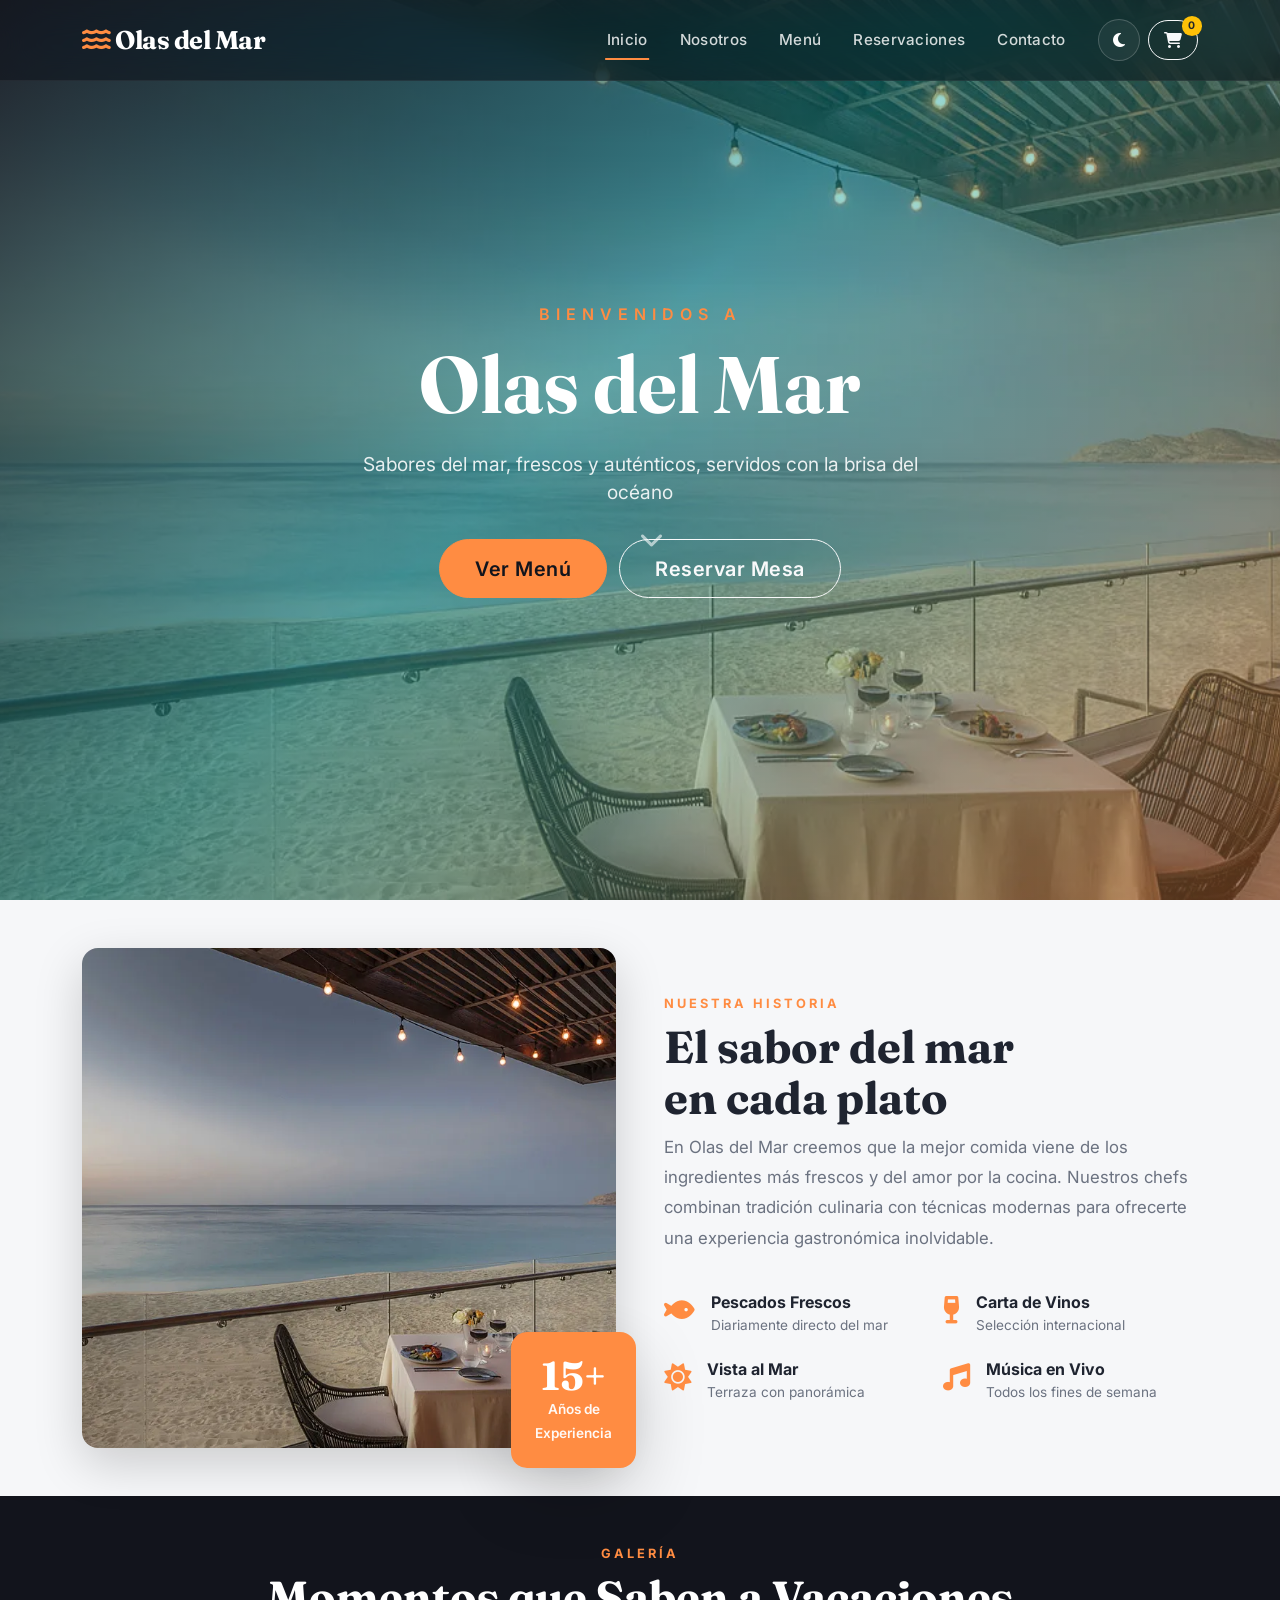
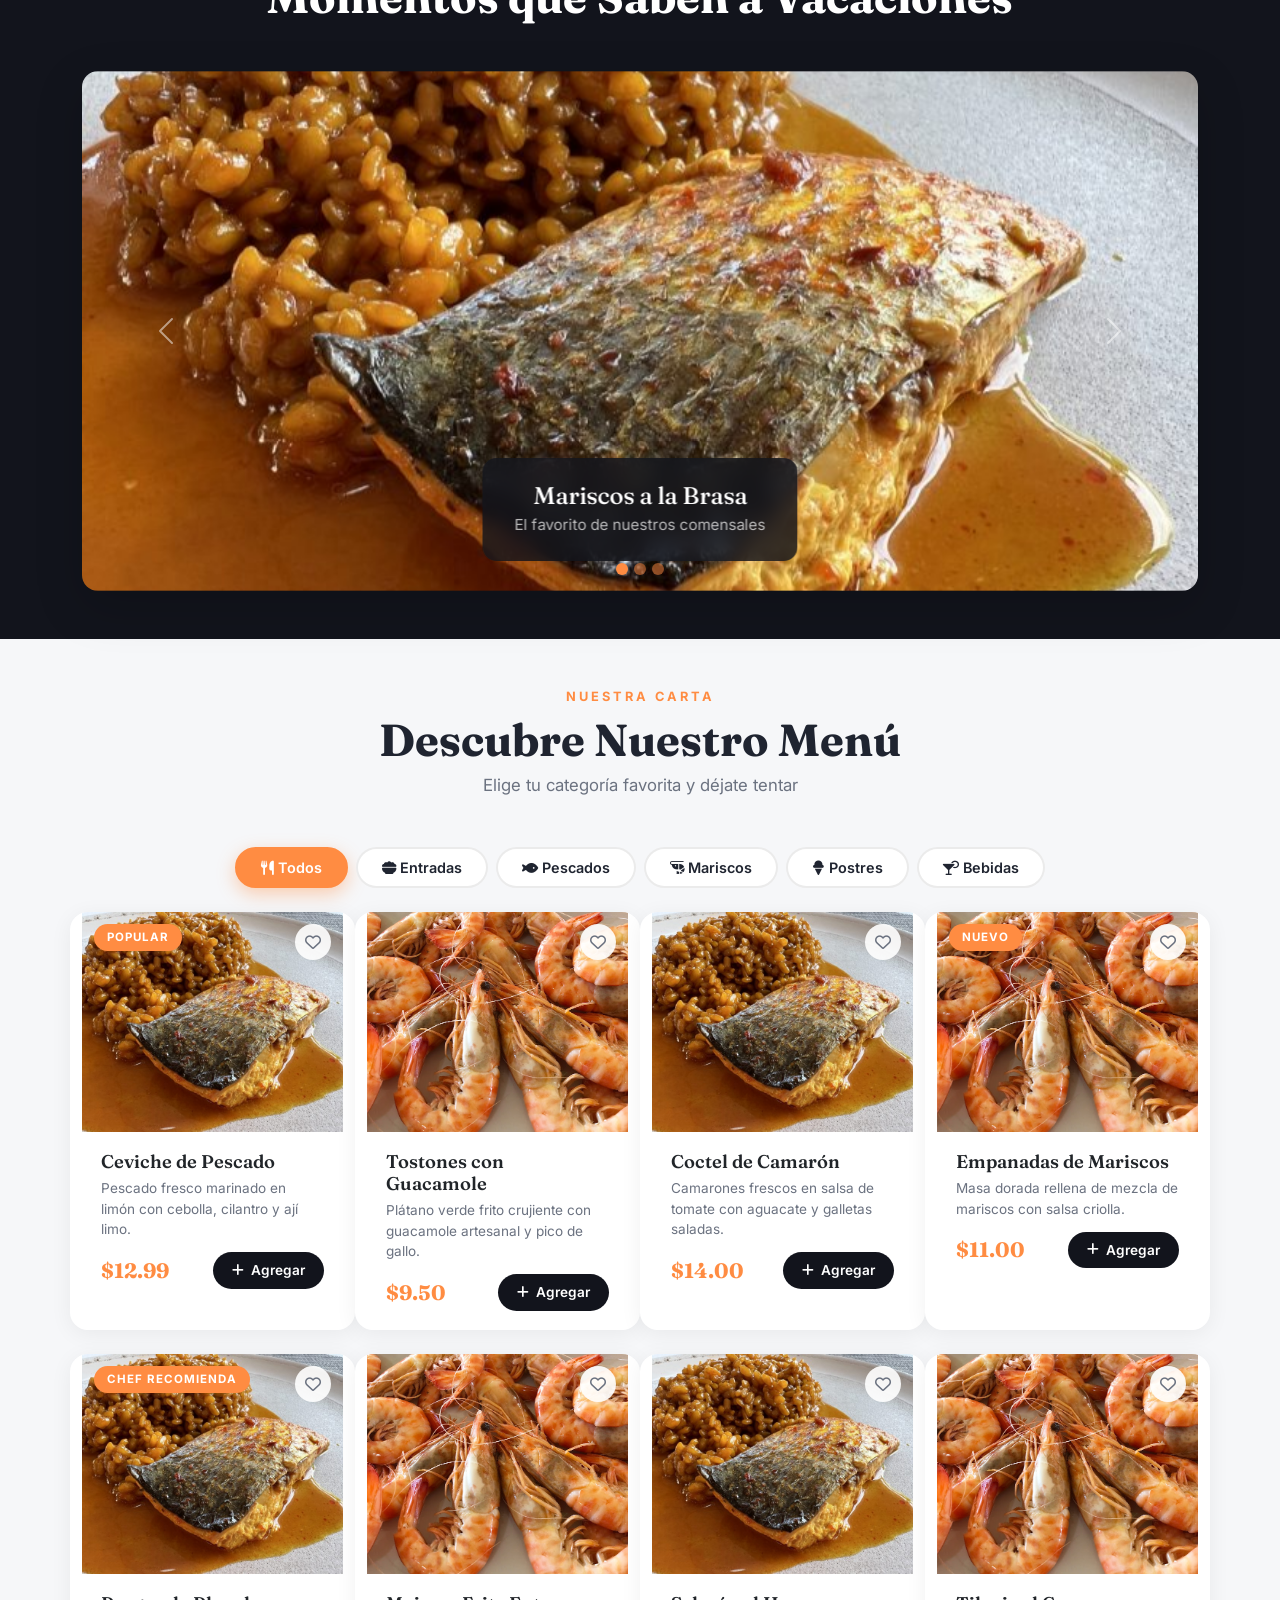
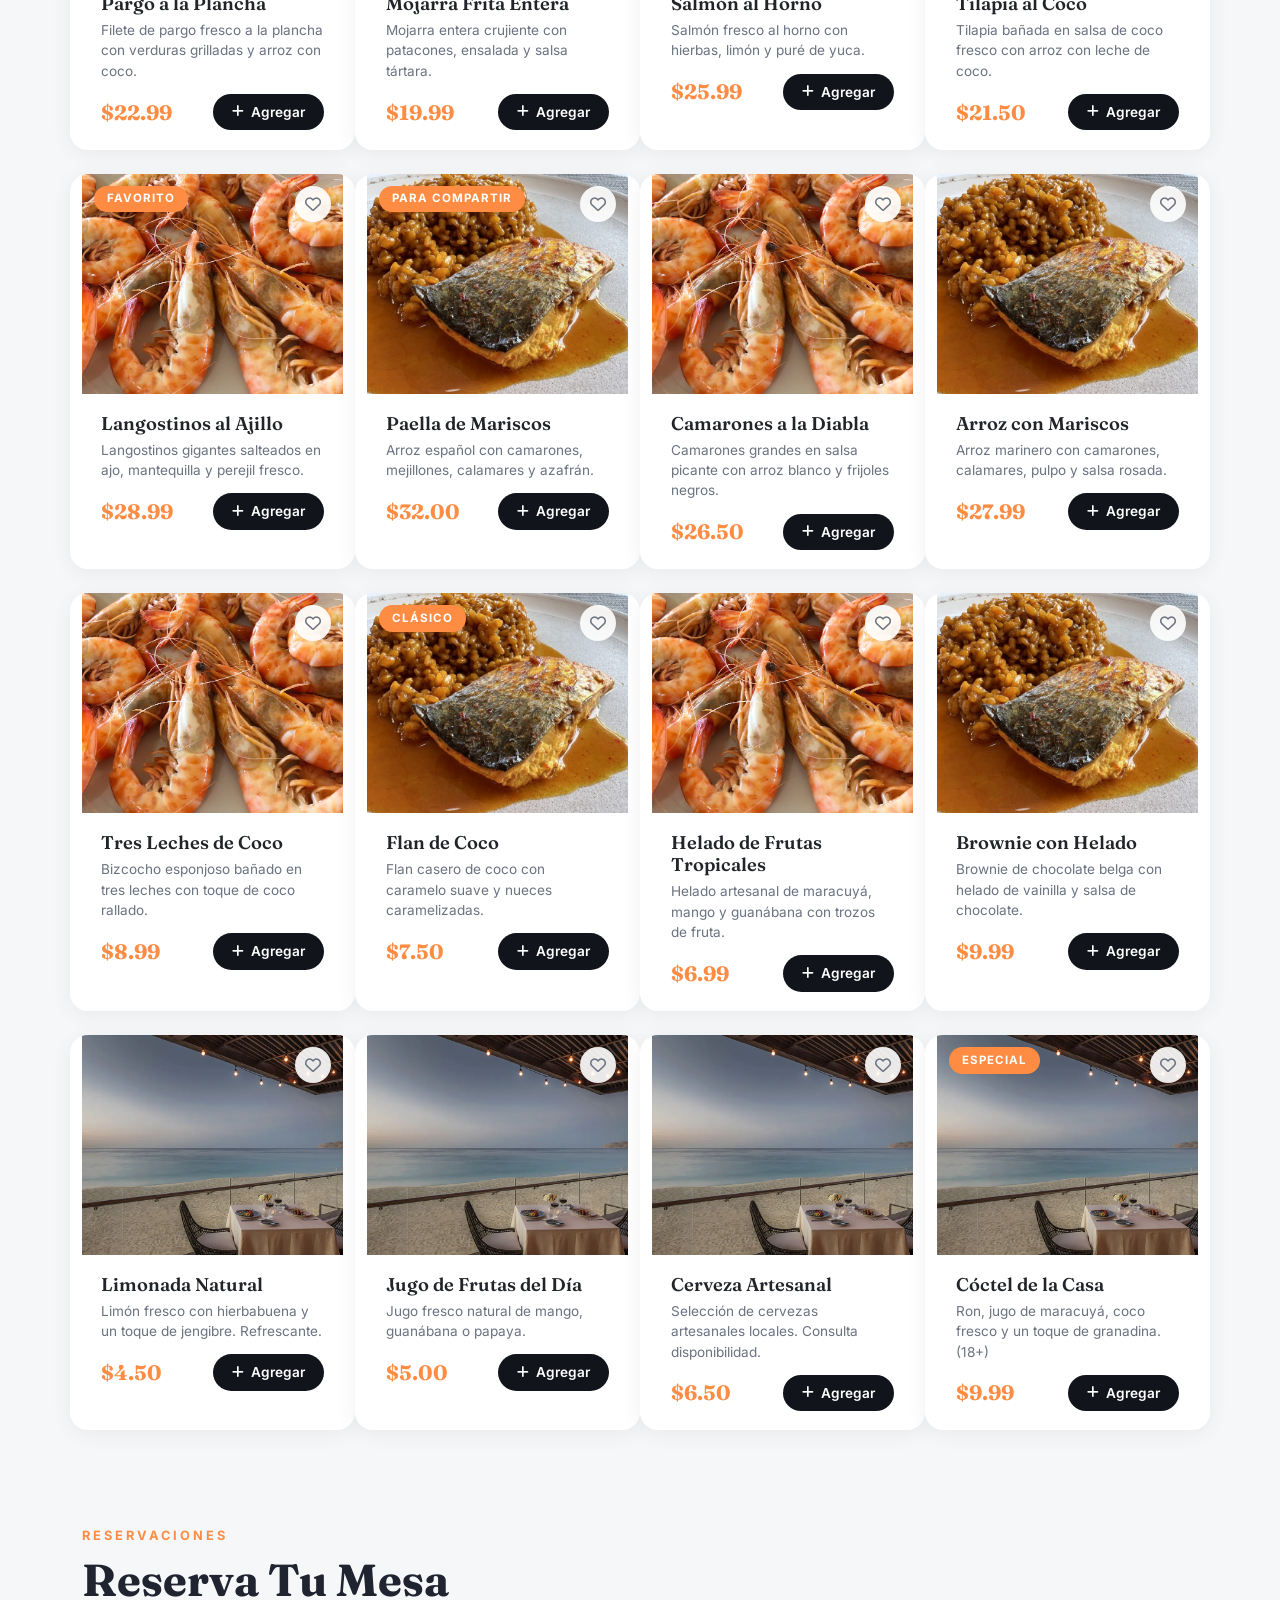
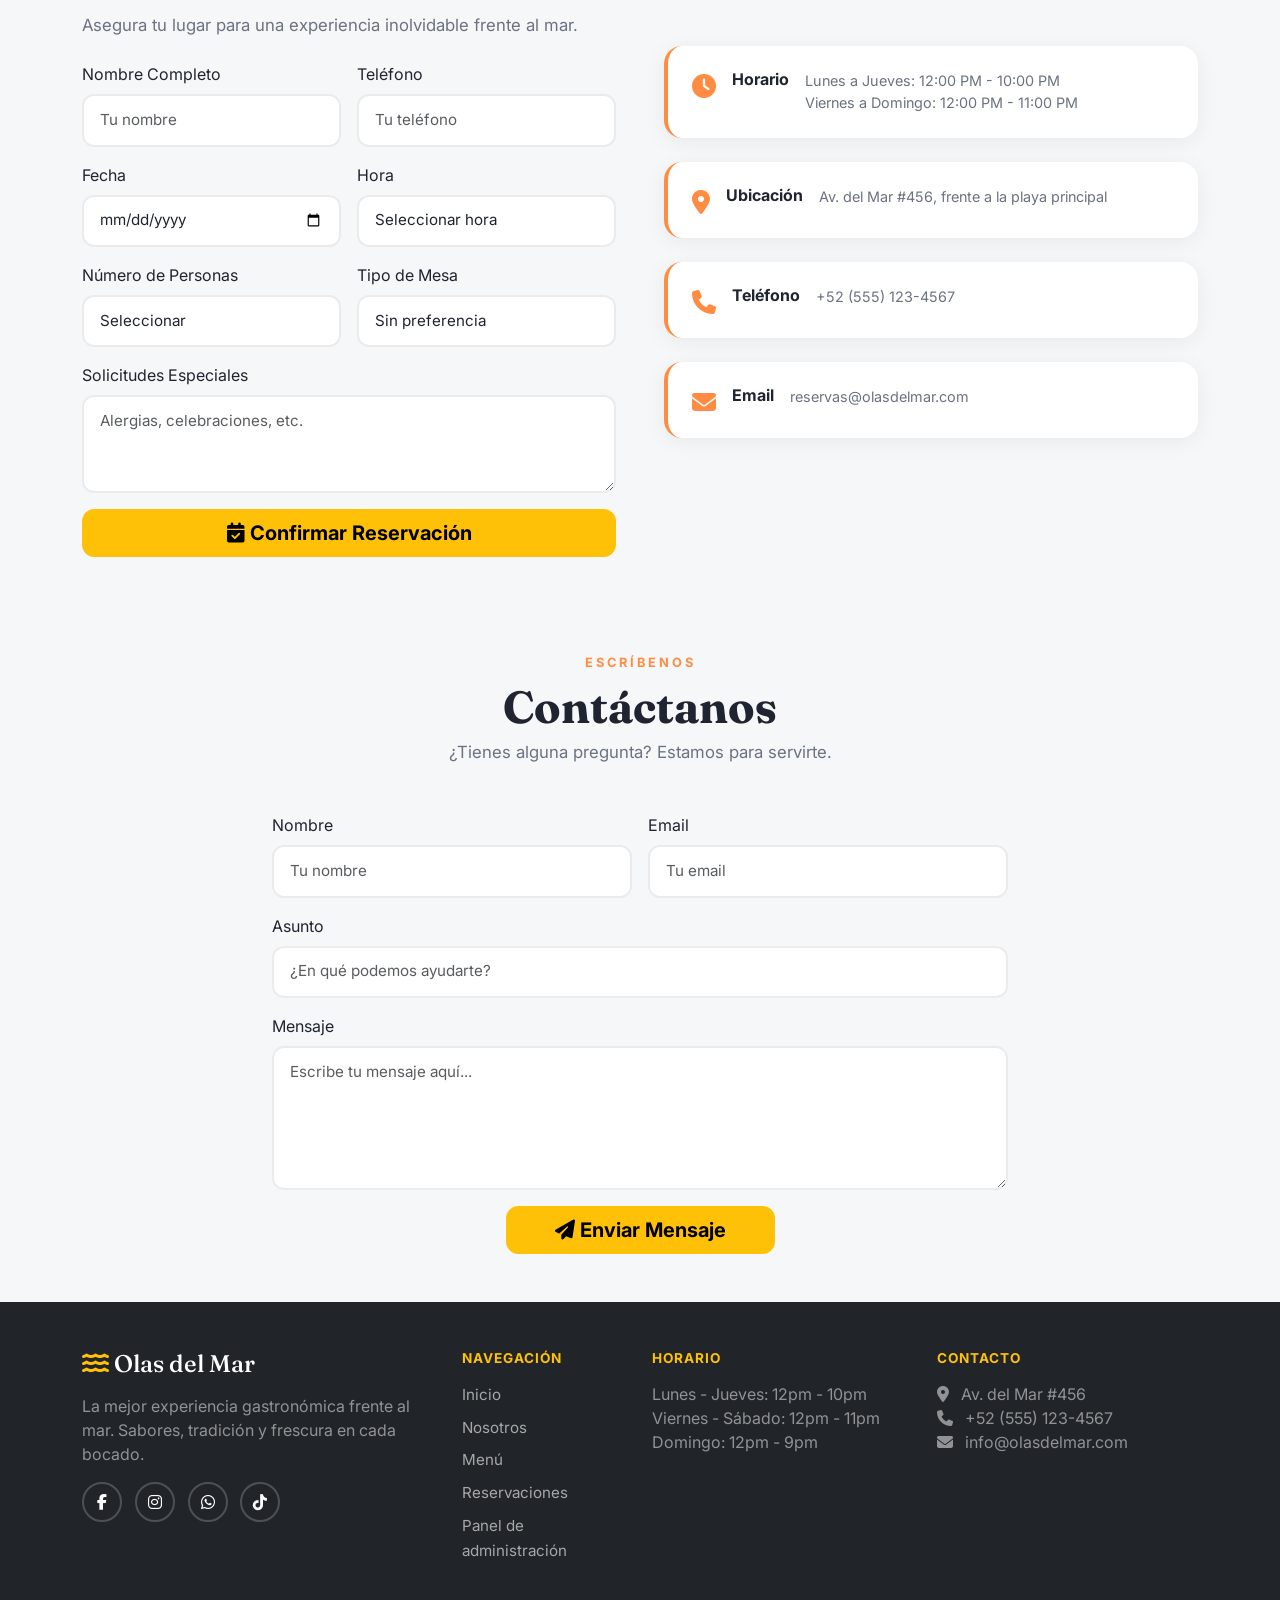
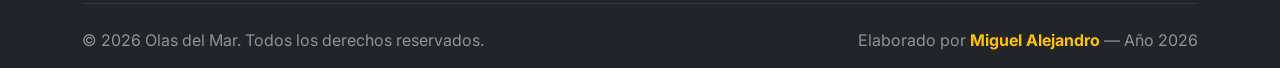
<file: index.html>
<!DOCTYPE html>
<html lang="es" data-bs-theme="light" id="htmlRoot">
<head>
    <meta charset="UTF-8">
    <meta name="viewport" content="width=device-width, initial-scale=1.0">
    <meta name="description" content="Olas del Mar - Restaurante frente al mar con sabores frescos del océano. Mariscos, pescados y coctelería en un ambiente moderno.">
    <title>Olas del Mar · Restaurante Frente al Océano</title>

    <!-- Preconnect para rendimiento -->
    <link rel="preconnect" href="https://fonts.googleapis.com">
    <link rel="preconnect" href="https://fonts.gstatic.com" crossorigin>

    <!-- Bootstrap 5.3 -->
    <link href="https://cdn.jsdelivr.net/npm/bootstrap@5.3.3/dist/css/bootstrap.min.css" rel="stylesheet">
    <!-- Font Awesome -->
    <link rel="stylesheet" href="https://cdnjs.cloudflare.com/ajax/libs/font-awesome/6.5.2/css/all.min.css">
    <!-- AOS Animaciones -->
    <link href="https://cdn.jsdelivr.net/npm/aos@2.3.4/dist/aos.css" rel="stylesheet">
    <!-- Tipografías modernas 2026 -->
    <link href="https://fonts.googleapis.com/css2?family=Fraunces:opsz,wght@9..144,400;600;700&family=Inter:wght@300;400;500;600;700&display=swap" rel="stylesheet">
    <link rel="stylesheet" href="styles.css">
</head>
<body>

<!-- Navbar -->
<nav class="navbar navbar-expand-lg fixed-top" id="mainNav">
    <div class="container">
        <a class="navbar-brand" href="#hero">
            <i class="fa-solid fa-water"></i> Olas del Mar
        </a>
        <button class="navbar-toggler" type="button" data-bs-toggle="collapse" data-bs-target="#navbarNav" aria-controls="navbarNav" aria-expanded="false" aria-label="Menú de navegación">
            <span class="navbar-toggler-icon"></span>
        </button>
        <div class="collapse navbar-collapse" id="navbarNav">
            <ul class="navbar-nav ms-auto align-items-lg-center">
                <li class="nav-item"><a class="nav-link" href="#hero">Inicio</a></li>
                <li class="nav-item"><a class="nav-link" href="#about">Nosotros</a></li>
                <li class="nav-item"><a class="nav-link" href="#menu">Menú</a></li>
                <li class="nav-item"><a class="nav-link" href="#reservations">Reservaciones</a></li>
                <li class="nav-item"><a class="nav-link" href="#contact">Contacto</a></li>
            </ul>
            <div class="d-flex align-items-center gap-2 ms-lg-3">
                <button class="btn theme-toggle" id="themeToggle" type="button" title="Cambiar tema" aria-label="Cambiar tema">
                    <i class="fa-solid fa-moon"></i>
                </button>
                <button class="btn btn-outline-light cart-btn" id="openCartBtn" type="button">
                    <i class="fa-solid fa-cart-shopping"></i>
                    <span class="badge bg-warning text-dark" id="cartCount">0</span>
                </button>
            </div>
        </div>
    </div>
</nav>

<!-- Hero Section -->
<section id="hero" class="hero-section d-flex align-items-center">
    <div class="hero-overlay"></div>
    <div class="container position-relative text-center text-white">
        <p class="hero-subtitle" data-aos="fade-down">Bienvenidos a</p>
        <h1 class="hero-title" data-aos="fade-up" data-aos-delay="100">Olas del Mar</h1>
        <p class="hero-description" data-aos="fade-up" data-aos-delay="200">Sabores del mar, frescos y auténticos, servidos con la brisa del océano</p>
        <div class="hero-buttons" data-aos="fade-up" data-aos-delay="300">
            <a href="#menu" class="btn btn-warning btn-lg me-2">Ver Menú</a>
            <a href="#reservations" class="btn btn-outline-light btn-lg">Reservar Mesa</a>
        </div>
        <div class="hero-scroll" data-aos="fade-up" data-aos-delay="500">
            <a href="#about"><i class="fa-solid fa-chevron-down"></i></a>
        </div>
    </div>
</section>

<!-- About Section -->
<section id="about" class="py-5 section-reveal">
    <div class="container">
        <div class="row align-items-center g-5">
            <div class="col-lg-6" data-aos="fade-right">
                <div class="about-image-wrapper">
                    <img src="restaurantes-de-playa-2.jpeg" alt="Nuestro restaurante" class="img-fluid rounded-4 shadow-lg">
                    <div class="experience-badge">
                        <span class="number">15+</span>
                        <span class="text">Años de<br>Experiencia</span>
                    </div>
                </div>
            </div>
            <div class="col-lg-6" data-aos="fade-left">
                <p class="section-tag">Nuestra Historia</p>
                <h2 class="section-title">El sabor del mar<br>en cada plato</h2>
                <p class="about-text">En Olas del Mar creemos que la mejor comida viene de los ingredientes más frescos y del amor por la cocina. Nuestros chefs combinan tradición culinaria con técnicas modernas para ofrecerte una experiencia gastronómica inolvidable.</p>
                <div class="row g-4 mt-3">
                    <div class="col-sm-6">
                        <div class="feature-item">
                            <i class="fa-solid fa-fish"></i>
                            <div>
                                <h5>Pescados Frescos</h5>
                                <p>Diariamente directo del mar</p>
                            </div>
                        </div>
                    </div>
                    <div class="col-sm-6">
                        <div class="feature-item">
                            <i class="fa-solid fa-wine-glass"></i>
                            <div>
                                <h5>Carta de Vinos</h5>
                                <p>Selección internacional</p>
                            </div>
                        </div>
                    </div>
                    <div class="col-sm-6">
                        <div class="feature-item">
                            <i class="fa-solid fa-sun"></i>
                            <div>
                                <h5>Vista al Mar</h5>
                                <p>Terraza con panorámica</p>
                            </div>
                        </div>
                    </div>
                    <div class="col-sm-6">
                        <div class="feature-item">
                            <i class="fa-solid fa-music"></i>
                            <div>
                                <h5>Música en Vivo</h5>
                                <p>Todos los fines de semana</p>
                            </div>
                        </div>
                    </div>
                </div>
            </div>
        </div>
    </div>
</section>

<!-- Carousel / Galería -->
<section class="py-5" id="gallery">
    <div class="container">
        <div class="text-center mb-5" data-aos="fade-up">
            <p class="section-tag-light">Galería</p>
            <h2 class="section-title-light">Momentos que Saben a Vacaciones</h2>
        </div>
        <div id="galleryCarousel" class="carousel slide" data-aos="zoom-in" data-bs-ride="carousel">
            <div class="carousel-indicators">
                <button type="button" data-bs-target="#galleryCarousel" data-bs-slide-to="0" class="active"></button>
                <button type="button" data-bs-target="#galleryCarousel" data-bs-slide-to="1"></button>
                <button type="button" data-bs-target="#galleryCarousel" data-bs-slide-to="2"></button>
            </div>
            <div class="carousel-inner rounded-4 overflow-hidden shadow-lg">
                <div class="carousel-item active">
                    <img src="el-mosqui-murcia-768x576.jpeg" class="d-block w-100" alt="Plato destacado 1">
                    <div class="carousel-caption">
                        <h3>Mariscos a la Brasa</h3>
                        <p>El favorito de nuestros comensales</p>
                    </div>
                </div>
                <div class="carousel-item">
                    <img src="langostinos-casa-bigote.jpg" class="d-block w-100" alt="Plato destacado 2">
                    <div class="carousel-caption">
                        <h3>Langostinos al Ajillo</h3>
                        <p>Frescos del día, aroma inigualable</p>
                    </div>
                </div>
                <div class="carousel-item">
                    <img src="restaurantes-de-playa-2.jpeg" class="d-block w-100" alt="Plato destacado 3">
                    <div class="carousel-caption">
                        <h3>Nuestra Terraza</h3>
                        <p>Disfruta del atardecer con buen sabor</p>
                    </div>
                </div>
            </div>
            <button class="carousel-control-prev" type="button" data-bs-target="#galleryCarousel" data-bs-slide="prev">
                <span class="carousel-control-prev-icon"></span>
            </button>
            <button class="carousel-control-next" type="button" data-bs-target="#galleryCarousel" data-bs-slide="next">
                <span class="carousel-control-next-icon"></span>
            </button>
        </div>
    </div>
</section>

<!-- Menu Section -->
<section id="menu" class="py-5 section-reveal">
    <div class="container">
        <div class="text-center mb-5" data-aos="fade-up">
            <p class="section-tag">Nuestra Carta</p>
            <h2 class="section-title">Descubre Nuestro Menú</h2>
            <p class="section-subtitle">Elige tu categoría favorita y déjate tentar</p>
        </div>

        <!-- Menu Filter Tabs -->
        <div class="menu-filters text-center mb-4" data-aos="fade-up">
            <button class="btn filter-btn active" data-filter="all"><i class="fa-solid fa-utensils"></i> Todos</button>
            <button class="btn filter-btn" data-filter="entradas"><i class="fa-solid fa-bowl-food"></i> Entradas</button>
            <button class="btn filter-btn" data-filter="pescados"><i class="fa-solid fa-fish"></i> Pescados</button>
            <button class="btn filter-btn" data-filter="mariscos"><i class="fa-solid fa-shrimp"></i> Mariscos</button>
            <button class="btn filter-btn" data-filter="postres"><i class="fa-solid fa-ice-cream"></i> Postres</button>
            <button class="btn filter-btn" data-filter="bebidas"><i class="fa-solid fa-martini-glass-citrus"></i> Bebidas</button>
        </div>

        <!-- Menu Grid -->
        <div class="row g-4" id="menuGrid">
            <!-- Se llena dinámicamente con JS -->
        </div>

        <!-- Carrito flotante resumen -->
        <div class="cart-summary mt-5" id="cartSummary" style="display:none;">
            <div class="card border-0 shadow-lg">
                <div class="card-header bg-warning text-dark">
                    <h5 class="mb-0"><i class="fa-solid fa-cart-shopping"></i> Tu Pedido</h5>
                </div>
                <div class="card-body">
                    <ul class="list-group list-group-flush" id="cartItems"></ul>
                    <div class="d-flex justify-content-between align-items-center mt-3 pt-3 border-top">
                        <h5 class="mb-0">Total:</h5>
                        <h4 class="text-warning mb-0">$<span id="cartTotal">0.00</span></h4>
                    </div>
                </div>
                <div class="card-footer bg-white border-0 d-flex gap-2">
                    <button class="btn btn-outline-danger flex-fill" id="clearCartBtn"><i class="fa-solid fa-trash"></i> Vaciar</button>
                    <button class="btn btn-warning flex-fill" id="checkoutBtn"><i class="fa-solid fa-check"></i> Confirmar Pedido</button>
                </div>
            </div>
        </div>
    </div>
</section>

<!-- Reservations Section -->
<section id="reservations" class="py-5 reservation-section section-reveal">
    <div class="container">
        <div class="row align-items-center g-5">
            <div class="col-lg-6" data-aos="fade-right">
                <p class="section-tag">Reservaciones</p>
                <h2 class="section-title">Reserva Tu Mesa</h2>
                <p class="section-subtitle mb-4">Asegura tu lugar para una experiencia inolvidable frente al mar.</p>
                <form id="reservationForm" class="reservation-form">
                    <div class="row g-3">
                        <div class="col-md-6">
                            <label class="form-label">Nombre Completo</label>
                            <input type="text" class="form-control" id="resName" placeholder="Tu nombre" required>
                        </div>
                        <div class="col-md-6">
                            <label class="form-label">Teléfono</label>
                            <input type="tel" class="form-control" id="resPhone" placeholder="Tu teléfono" required>
                        </div>
                        <div class="col-md-6">
                            <label class="form-label">Fecha</label>
                            <input type="date" class="form-control" id="resDate" required>
                        </div>
                        <div class="col-md-6">
                            <label class="form-label">Hora</label>
                            <select class="form-select" id="resTime" required>
                                <option value="">Seleccionar hora</option>
                                <option>12:00 PM</option>
                                <option>12:30 PM</option>
                                <option>1:00 PM</option>
                                <option>1:30 PM</option>
                                <option>2:00 PM</option>
                                <option>2:30 PM</option>
                                <option>6:00 PM</option>
                                <option>6:30 PM</option>
                                <option>7:00 PM</option>
                                <option>7:30 PM</option>
                                <option>8:00 PM</option>
                                <option>8:30 PM</option>
                                <option>9:00 PM</option>
                            </select>
                        </div>
                        <div class="col-md-6">
                            <label class="form-label">Número de Personas</label>
                            <select class="form-select" id="resGuests" required>
                                <option value="">Seleccionar</option>
                                <option>1 persona</option>
                                <option>2 personas</option>
                                <option>3 personas</option>
                                <option>4 personas</option>
                                <option>5 personas</option>
                                <option>6 personas</option>
                                <option>7 personas</option>
                                <option>8+ personas</option>
                            </select>
                        </div>
                        <div class="col-md-6">
                            <label class="form-label">Tipo de Mesa</label>
                            <select class="form-select" id="resTableType">
                                <option>Sin preferencia</option>
                                <option>Interior</option>
                                <option>Terraza</option>
                                <option>Cerca del mar</option>
                            </select>
                        </div>
                        <div class="col-12">
                            <label class="form-label">Solicitudes Especiales</label>
                            <textarea class="form-control" id="resNotes" rows="3" placeholder="Alergias, celebraciones, etc."></textarea>
                        </div>
                        <div class="col-12">
                            <button type="submit" class="btn btn-warning btn-lg w-100">
                                <i class="fa-solid fa-calendar-check"></i> Confirmar Reservación
                            </button>
                        </div>
                    </div>
                </form>
            </div>
            <div class="col-lg-6" data-aos="fade-left">
                <div class="reservation-info">
                    <div class="info-card">
                        <i class="fa-solid fa-clock"></i>
                        <h5>Horario</h5>
                        <p>Lunes a Jueves: 12:00 PM - 10:00 PM<br>Viernes a Domingo: 12:00 PM - 11:00 PM</p>
                    </div>
                    <div class="info-card">
                        <i class="fa-solid fa-location-dot"></i>
                        <h5>Ubicación</h5>
                        <p>Av. del Mar #456, frente a la playa principal</p>
                    </div>
                    <div class="info-card">
                        <i class="fa-solid fa-phone"></i>
                        <h5>Teléfono</h5>
                        <p>+52 (555) 123-4567</p>
                    </div>
                    <div class="info-card">
                        <i class="fa-solid fa-envelope"></i>
                        <h5>Email</h5>
                        <p>reservas@olasdelmar.com</p>
                    </div>
                </div>
            </div>
        </div>
    </div>
</section>

<!-- Contact Section -->
<section id="contact" class="py-5 section-reveal">
    <div class="container">
        <div class="text-center mb-5" data-aos="fade-up">
            <p class="section-tag">Escríbenos</p>
            <h2 class="section-title">Contáctanos</h2>
            <p class="section-subtitle">¿Tienes alguna pregunta? Estamos para servirte.</p>
        </div>
        <div class="row g-4 justify-content-center">
            <div class="col-lg-8" data-aos="zoom-in">
                <form id="contactForm" class="contact-form">
                    <div class="row g-3">
                        <div class="col-md-6">
                            <label class="form-label">Nombre</label>
                            <input type="text" class="form-control" id="contactName" placeholder="Tu nombre" required>
                        </div>
                        <div class="col-md-6">
                            <label class="form-label">Email</label>
                            <input type="email" class="form-control" id="contactEmail" placeholder="Tu email" required>
                        </div>
                        <div class="col-12">
                            <label class="form-label">Asunto</label>
                            <input type="text" class="form-control" id="contactSubject" placeholder="¿En qué podemos ayudarte?" required>
                        </div>
                        <div class="col-12">
                            <label class="form-label">Mensaje</label>
                            <textarea class="form-control" id="contactMessage" rows="5" placeholder="Escribe tu mensaje aquí..." required></textarea>
                        </div>
                        <div class="col-12 text-center">
                            <button type="submit" class="btn btn-warning btn-lg px-5">
                                <i class="fa-solid fa-paper-plane"></i> Enviar Mensaje
                            </button>
                        </div>
                    </div>
                </form>
            </div>
        </div>
    </div>
</section>

<!-- Footer -->
<footer class="bg-dark text-white pt-5 pb-3">
    <div class="container">
        <div class="row g-4">
            <div class="col-lg-4">
                <h4><i class="fa-solid fa-water text-warning"></i> Olas del Mar</h4>
                <p class="text-white-50">La mejor experiencia gastronómica frente al mar. Sabores, tradición y frescura en cada bocado.</p>
                <div class="social-links">
                    <a href="#" class="social-icon"><i class="fa-brands fa-facebook-f"></i></a>
                    <a href="#" class="social-icon"><i class="fa-brands fa-instagram"></i></a>
                    <a href="#" class="social-icon"><i class="fa-brands fa-whatsapp"></i></a>
                    <a href="#" class="social-icon"><i class="fa-brands fa-tiktok"></i></a>
                </div>
            </div>
            <div class="col-lg-2 col-md-4">
                <h6 class="text-warning">Navegación</h6>
                <ul class="list-unstyled footer-links">
                    <li><a href="#hero">Inicio</a></li>
                    <li><a href="#about">Nosotros</a></li>
                    <li><a href="#menu">Menú</a></li>
                    <li><a href="#reservations">Reservaciones</a></li>
                    <li><a href="https://miguelalex97.pythonanywhere.com/admin">Panel de administración</a></li>
                </ul>
            </div>
            <div class="col-lg-3 col-md-4">
                <h6 class="text-warning">Horario</h6>
                <ul class="list-unstyled text-white-50">
                    <li>Lunes - Jueves: 12pm - 10pm</li>
                    <li>Viernes - Sábado: 12pm - 11pm</li>
                    <li>Domingo: 12pm - 9pm</li>
                </ul>
            </div>
            <div class="col-lg-3 col-md-4">
                <h6 class="text-warning">Contacto</h6>
                <ul class="list-unstyled text-white-50">
                    <li><i class="fa-solid fa-location-dot me-2"></i> Av. del Mar #456</li>
                    <li><i class="fa-solid fa-phone me-2"></i> +52 (555) 123-4567</li>
                    <li><i class="fa-solid fa-envelope me-2"></i> info@olasdelmar.com</li>
                </ul>
            </div>
        </div>
        <hr class="border-secondary my-4">
        <div class="row align-items-center">
            <div class="col-md-6 text-center text-md-start">
                <p class="mb-0 text-white-50">&copy; 2026 Olas del Mar. Todos los derechos reservados.</p>
            </div>
            <div class="col-md-6 text-center text-md-end">
                <p class="mb-0 text-white-50">Elaborado por <span class="text-warning fw-bold">Miguel Alejandro</span> &mdash; Año 2026</p>
            </div>
        </div>
    </div>
</footer>

<!-- Botón volver arriba -->
<button class="back-to-top" id="backToTop" type="button" aria-label="Volver arriba">
    <i class="fa-solid fa-arrow-up"></i>
</button>

<!-- Toast de notificación -->
<div class="toast-container position-fixed bottom-0 end-0 p-3">
    <div id="appToast" class="toast" role="alert" aria-live="assertive" aria-atomic="true">
        <div class="toast-header">
            <i class="fa-solid fa-bell text-warning me-2"></i>
            <strong class="me-auto">Olas del Mar</strong>
            <button type="button" class="btn-close" data-bs-dismiss="toast" aria-label="Cerrar"></button>
        </div>
        <div class="toast-body" id="toastMessage"></div>
    </div>
</div>

<script src="https://cdn.jsdelivr.net/npm/bootstrap@5.3.3/dist/js/bootstrap.bundle.min.js"></script>
<script src="https://cdn.jsdelivr.net/npm/aos@2.3.4/dist/aos.js"></script>
<!-- URL fija del backend en PythonAnywhere -->
<script>window.API_BASE = "https://miguelalex97.pythonanywhere.com";</script>
<script src="script.js"></script>
</body>
</html>
</file>
<file: styles.css>
/* ========================================
   OLAS DEL MAR - Estilos Modernos 2026
   ======================================== */

:root {
    --primary: #ff8c42;
    --primary-hover: #f4731f;
    --primary-soft: rgba(255, 140, 66, 0.12);
    --dark: #12141c;
    --dark-alt: #1b1e2b;
    --accent: #0ea5a5;
    --light-bg: #f6f7f9;
    --text-dark: #1f2430;
    --text-muted: #6b7280;
    --white: #ffffff;
    --shadow: 0 10px 40px rgba(0, 0, 0, 0.10);
    --shadow-lg: 0 24px 70px rgba(0, 0, 0, 0.18);
    --transition: all 0.4s cubic-bezier(0.25, 0.8, 0.25, 1);
    --radius: 18px;
}

/* --- Modo oscuro --- */
[data-bs-theme="dark"] {
    --light-bg: #0e1016;
    --text-dark: #f3f4f6;
    --text-muted: #9aa0ab;
    --white: #171a23;
    --dark: #0a0c12;
    --dark-alt: #12141c;
    --shadow: 0 10px 40px rgba(0, 0, 0, 0.5);
}

/* --- Reset & Base --- */
*, *::before, *::after { box-sizing: border-box; }

html { scroll-behavior: smooth; scroll-padding-top: 80px; }

body {
    font-family: 'Inter', system-ui, sans-serif;
    color: var(--text-dark);
    background: var(--light-bg);
    overflow-x: hidden;
    transition: background var(--transition), color var(--transition);
}

h1, h2, h3, h4, h5, h6 { font-family: 'Fraunces', serif; }

.section-tag, .section-tag-light, .feature-item h5, .info-card h5, footer h6 {
    font-family: 'Inter', sans-serif;
}

.section-tag {
    font-weight: 700; font-size: 0.8rem; letter-spacing: 3px;
    text-transform: uppercase; color: var(--primary); margin-bottom: 0.5rem;
}

.section-tag-light {
    font-weight: 700; font-size: 0.8rem; letter-spacing: 3px;
    text-transform: uppercase; color: var(--primary); margin-bottom: 0.5rem;
}

.section-title {
    font-size: clamp(2rem, 5vw, 2.8rem); font-weight: 700;
    line-height: 1.15; margin-bottom: 0.5rem; color: var(--text-dark);
}

.section-title-light {
    font-size: clamp(2rem, 5vw, 2.8rem); font-weight: 700;
    line-height: 1.15; margin-bottom: 0.5rem; color: var(--white);
}

.section-subtitle { color: var(--text-muted); font-size: 1.05rem; }

/* --- Navbar --- */
#mainNav {
    background: rgba(18, 20, 28, 0.6);
    backdrop-filter: blur(18px) saturate(160%);
    -webkit-backdrop-filter: blur(18px) saturate(160%);
    padding: 1rem 0;
    transition: var(--transition);
    border-bottom: 1px solid rgba(255, 255, 255, 0.06);
}

#mainNav.scrolled {
    background: rgba(18, 20, 28, 0.92);
    padding: 0.6rem 0;
    box-shadow: 0 6px 30px rgba(0, 0, 0, 0.35);
}

.navbar-brand {
    font-family: 'Fraunces', serif; font-size: 1.6rem; font-weight: 700;
    color: var(--white) !important; letter-spacing: -0.5px;
}

.navbar-brand i { color: var(--primary); }

#mainNav .nav-link {
    color: rgba(255, 255, 255, 0.82) !important; font-weight: 500;
    font-size: 0.95rem; letter-spacing: 0.3px; padding: 0.5rem 1rem;
    transition: var(--transition); position: relative;
}

#mainNav .nav-link::after {
    content: ''; position: absolute; bottom: 0; left: 50%; width: 0;
    height: 2px; background: var(--primary); transition: var(--transition);
    transform: translateX(-50%);
}

#mainNav .nav-link:hover::after, #mainNav .nav-link.active::after { width: 60%; }
#mainNav .nav-link:hover { color: var(--primary) !important; }

.theme-toggle {
    width: 42px; height: 42px; border-radius: 50%;
    border: 1px solid rgba(255, 255, 255, 0.2);
    background: rgba(255, 255, 255, 0.05); color: var(--white);
    display: inline-flex; align-items: center; justify-content: center;
    transition: var(--transition);
}
.theme-toggle:hover { background: var(--primary); border-color: var(--primary); color: var(--dark); transform: rotate(-15deg); }

.cart-btn {
    position: relative; border-radius: 50px; padding: 0.45rem 0.95rem;
    transition: var(--transition);
}
.cart-btn:hover { background: var(--primary); border-color: var(--primary); color: var(--dark); }
.cart-btn .badge {
    position: absolute; top: -5px; right: -5px; font-size: 0.65rem;
    border-radius: 50%; min-width: 20px; height: 20px;
    display: flex; align-items: center; justify-content: center;
}

.navbar-toggler { border: none; padding: 0.5rem; }
.navbar-toggler:focus { box-shadow: none; }
.navbar-toggler-icon {
    background-image: url("data:image/svg+xml,%3csvg xmlns='http://www.w3.org/2000/svg' viewBox='0 0 30 30'%3e%3cpath stroke='rgba%28255, 255, 255, 0.85%29' stroke-linecap='round' stroke-miterlimit='10' stroke-width='2' d='M4 7h22M4 15h22M4 23h22'/%3e%3c/svg%3e");
}

/* --- Hero Section --- */
.hero-section {
    min-height: 100vh;
    background: url('restaurantes-de-playa-2.jpeg') center/cover no-repeat fixed;
    position: relative;
}

.hero-overlay {
    position: absolute; inset: 0;
    background: linear-gradient(
        135deg,
        rgba(18, 20, 28, 0.90) 0%,
        rgba(14, 165, 165, 0.45) 45%,
        rgba(255, 140, 66, 0.35) 100%
    );
}

.hero-subtitle {
    font-size: 1rem; letter-spacing: 6px; text-transform: uppercase;
    font-weight: 600; color: var(--primary);
    opacity: 0; animation: fadeInUp 0.8s 0.2s forwards;
}

.hero-title {
    font-size: clamp(2.6rem, 9vw, 5rem); font-weight: 700; line-height: 1.05;
    margin-bottom: 1.5rem; opacity: 0; animation: fadeInUp 0.8s 0.4s forwards;
}

.hero-description {
    font-size: 1.2rem; color: rgba(255, 255, 255, 0.88);
    max-width: 600px; margin: 0 auto 2rem;
    opacity: 0; animation: fadeInUp 0.8s 0.6s forwards;
}

.hero-buttons { opacity: 0; animation: fadeInUp 0.8s 0.8s forwards; }
.hero-buttons .btn {
    border-radius: 50px; padding: 0.85rem 2.2rem; font-weight: 600;
    letter-spacing: 0.5px; transition: var(--transition);
}
.hero-buttons .btn-warning { background: var(--primary); border-color: var(--primary); color: var(--dark); }
.hero-buttons .btn-warning:hover { background: var(--primary-hover); border-color: var(--primary-hover); transform: translateY(-3px); box-shadow: 0 10px 30px rgba(255, 140, 66, 0.45); }
.hero-buttons .btn-outline-light:hover { transform: translateY(-3px); box-shadow: 0 10px 30px rgba(255, 255, 255, 0.2); }

.hero-scroll {
    position: absolute; bottom: 40px; left: 50%; transform: translateX(-50%);
    opacity: 0; animation: fadeInUp 0.8s 1s forwards;
}
.hero-scroll a { color: rgba(255, 255, 255, 0.6); font-size: 1.5rem; animation: bounceDown 2s infinite; transition: var(--transition); }
.hero-scroll a:hover { color: var(--primary); }

/* --- About Section --- */
#about { background: var(--light-bg); }

.about-image-wrapper { position: relative; }
.about-image-wrapper img { width: 100%; height: 500px; object-fit: cover; border-radius: var(--radius); }

.experience-badge {
    position: absolute; bottom: -20px; right: -20px;
    background: var(--primary); color: var(--white); padding: 1.5rem;
    border-radius: 16px; text-align: center; box-shadow: var(--shadow-lg); z-index: 2;
}
.experience-badge .number { display: block; font-family: 'Fraunces', serif; font-size: 2.5rem; font-weight: 700; line-height: 1; }
.experience-badge .text { font-size: 0.85rem; font-weight: 600; opacity: 0.95; }

.about-text { font-size: 1.05rem; color: var(--text-muted); line-height: 1.8; }

.feature-item { display: flex; gap: 1rem; align-items: flex-start; }
.feature-item i { font-size: 1.7rem; color: var(--primary); margin-top: 4px; }
.feature-item h5 { font-size: 1rem; font-weight: 700; margin-bottom: 0.2rem; }
.feature-item p { font-size: 0.85rem; color: var(--text-muted); margin: 0; }

/* --- Gallery / Carousel --- */
#gallery { background: var(--dark); }
#gallery .carousel-item img { height: 520px; object-fit: cover; }
#gallery .carousel-caption {
    background: rgba(18, 20, 28, 0.8); backdrop-filter: blur(10px);
    padding: 1.5rem 2rem; border-radius: 14px; bottom: 30px;
    left: 50%; transform: translateX(-50%); width: max-content; max-width: 90%;
}
#gallery .carousel-caption h3 { font-size: 1.5rem; color: var(--white); margin-bottom: 0.2rem; }
#gallery .carousel-caption p { margin: 0; color: rgba(255, 255, 255, 0.7); font-size: 0.95rem; }
.carousel-indicators [data-bs-target] { background-color: var(--primary); width: 12px; height: 12px; border-radius: 50%; border: none; }

/* --- Menu Section --- */
.menu-filters { display: flex; flex-wrap: wrap; justify-content: center; gap: 0.5rem; }
.filter-btn {
    border: 2px solid rgba(0,0,0,0.08); border-radius: 50px; padding: 0.5rem 1.5rem;
    font-weight: 600; font-size: 0.9rem; color: var(--text-dark); background: var(--white);
    transition: var(--transition);
}
[data-bs-theme="dark"] .filter-btn { border-color: rgba(255,255,255,0.15); }
.filter-btn:hover { border-color: var(--primary); color: var(--primary); transform: translateY(-2px); }
.filter-btn.active { background: var(--primary); border-color: var(--primary); color: var(--white); box-shadow: 0 6px 18px rgba(255, 140, 66, 0.4); }

.menu-item {
    border: none; border-radius: var(--radius); overflow: hidden; transition: var(--transition);
    background: var(--white); box-shadow: 0 4px 22px rgba(0, 0, 0, 0.06);
}
[data-bs-theme="dark"] .menu-item { background: var(--white); }
.menu-item:hover { transform: translateY(-8px); box-shadow: var(--shadow); }

.menu-item-img-wrapper { position: relative; overflow: hidden; height: 220px; }
.menu-item-img-wrapper img { width: 100%; height: 100%; object-fit: cover; transition: transform 0.6s ease; }
.menu-item:hover .menu-item-img-wrapper img { transform: scale(1.08); }

.menu-item-badge {
    position: absolute; top: 12px; left: 12px; background: var(--primary); color: var(--white);
    padding: 0.3rem 0.8rem; border-radius: 50px; font-size: 0.72rem; font-weight: 700;
    text-transform: uppercase; letter-spacing: 1px;
}

.menu-item-fav {
    position: absolute; top: 12px; right: 12px; background: rgba(255, 255, 255, 0.9);
    border: none; width: 36px; height: 36px; border-radius: 50%;
    display: flex; align-items: center; justify-content: center; cursor: pointer;
    transition: var(--transition); color: var(--text-muted);
}
.menu-item-fav:hover, .menu-item-fav.active { color: #ef4444; background: var(--white); box-shadow: 0 2px 10px rgba(0,0,0,0.15); }

.menu-item-body { padding: 1.2rem; }
.menu-item-body h5 { font-family: 'Fraunces', serif; font-size: 1.15rem; font-weight: 600; margin-bottom: 0.3rem; }
.menu-item-body .description { font-size: 0.85rem; color: var(--text-muted); margin-bottom: 0.8rem; line-height: 1.5; }
.menu-item-footer { display: flex; justify-content: space-between; align-items: center; }
.menu-item-price { font-family: 'Fraunces', serif; font-size: 1.3rem; font-weight: 700; color: var(--primary); }

.menu-item-footer .btn-add {
    background: var(--dark); color: var(--white); border: none; border-radius: 50px;
    padding: 0.5rem 1.2rem; font-size: 0.85rem; font-weight: 600; transition: var(--transition);
    display: flex; align-items: center; gap: 0.4rem;
}
.menu-item-footer .btn-add:hover { background: var(--primary); color: var(--dark); transform: scale(1.05); }

/* Cart Summary */
.cart-summary { max-width: 600px; margin-left: auto; margin-right: auto; animation: slideUp 0.5s ease; }
.cart-summary .card { border-radius: var(--radius); overflow: hidden; }
.cart-summary .card-header { font-weight: 700; }
.cart-summary .list-group-item { display: flex; justify-content: space-between; align-items: center; padding: 0.8rem 0; }
.cart-summary .item-qty { display: flex; align-items: center; gap: 0.5rem; }
.cart-summary .item-qty button {
    width: 28px; height: 28px; border-radius: 50%; border: 1px solid #dee2e6;
    background: var(--white); display: flex; align-items: center; justify-content: center;
    font-size: 0.8rem; cursor: pointer; transition: var(--transition);
}
.cart-summary .item-qty button:hover { background: var(--primary); border-color: var(--primary); }

/* --- Reservation Section --- */
.reservation-section { background: var(--light-bg); }
.reservation-form .form-control, .reservation-form .form-select,
.contact-form .form-control, .contact-form .form-select {
    border-radius: 12px; padding: 0.8rem 1rem; border: 2px solid rgba(0,0,0,0.08);
    font-size: 0.95rem; transition: var(--transition); background: var(--white); color: var(--text-dark);
}
[data-bs-theme="dark"] .reservation-form .form-control,
[data-bs-theme="dark"] .reservation-form .form-select,
[data-bs-theme="dark"] .contact-form .form-control,
[data-bs-theme="dark"] .contact-form .form-select { border-color: rgba(255,255,255,0.12); }

.reservation-form .form-control:focus, .reservation-form .form-select:focus,
.contact-form .form-control:focus { border-color: var(--primary); box-shadow: 0 0 0 4px rgba(255, 140, 66, 0.15); }

.reservation-form .btn, .contact-form .btn {
    border-radius: 12px; font-weight: 700; transition: var(--transition);
}
.reservation-form .btn:hover, .contact-form .btn:hover {
    transform: translateY(-2px); box-shadow: 0 10px 28px rgba(255, 140, 66, 0.4);
}

.reservation-info { display: flex; flex-direction: column; gap: 1.5rem; }
.info-card {
    background: var(--white); padding: 1.5rem; border-radius: var(--radius);
    box-shadow: 0 4px 22px rgba(0, 0, 0, 0.06); display: flex; gap: 1rem; align-items: flex-start;
    transition: var(--transition); border-left: 4px solid var(--primary);
}
[data-bs-theme="dark"] .info-card { background: var(--white); }
.info-card:hover { transform: translateX(8px); box-shadow: var(--shadow); }
.info-card i { font-size: 1.5rem; color: var(--primary); margin-top: 4px; }
.info-card h5 { font-size: 1rem; font-weight: 700; margin-bottom: 0.2rem; }
.info-card p { margin: 0; color: var(--text-muted); font-size: 0.9rem; }

/* --- Contact Section --- */
#contact { background: var(--light-bg); }
.contact-form .btn { border-radius: 12px; font-weight: 700; transition: var(--transition); }

/* --- Footer --- */
footer { background: var(--dark) !important; }
footer h4 { font-size: 1.5rem; margin-bottom: 1rem; }
footer h6 { font-weight: 700; letter-spacing: 1px; text-transform: uppercase; font-size: 0.85rem; margin-bottom: 1rem; }
.footer-links li { margin-bottom: 0.5rem; }
.footer-links a { color: rgba(255, 255, 255, 0.6); text-decoration: none; transition: var(--transition); font-size: 0.95rem; }
.footer-links a:hover { color: var(--primary); padding-left: 5px; }
.social-links { display: flex; gap: 0.8rem; margin-top: 1rem; }
.social-icon {
    width: 40px; height: 40px; border-radius: 50%; border: 2px solid rgba(255, 255, 255, 0.2);
    display: flex; align-items: center; justify-content: center; color: var(--white);
    text-decoration: none; transition: var(--transition); font-size: 1rem;
}
.social-icon:hover { background: var(--primary); border-color: var(--primary); color: var(--dark); transform: translateY(-3px); }

/* --- Back to top --- */
.back-to-top {
    position: fixed; bottom: 28px; right: 28px; width: 50px; height: 50px;
    border-radius: 50%; border: none; background: var(--primary); color: var(--dark);
    font-size: 1.1rem; display: flex; align-items: center; justify-content: center;
    cursor: pointer; box-shadow: 0 8px 24px rgba(255, 140, 66, 0.5);
    opacity: 0; visibility: hidden; transform: translateY(20px); transition: var(--transition); z-index: 1050;
}
.back-to-top.show { opacity: 1; visibility: visible; transform: translateY(0); }
.back-to-top:hover { background: var(--primary-hover); transform: translateY(-4px); }

/* --- Animations --- */
@keyframes fadeInUp { from { opacity: 0; transform: translateY(30px); } to { opacity: 1; transform: translateY(0); } }
@keyframes bounceDown { 0%,20%,50%,80%,100% { transform: translateY(0); } 40% { transform: translateY(-10px); } 60% { transform: translateY(-5px); } }
@keyframes slideUp { from { opacity: 0; transform: translateY(20px); } to { opacity: 1; transform: translateY(0); } }
@keyframes pulse { 0% { transform: scale(1); } 50% { transform: scale(1.15); } 100% { transform: scale(1); } }
.pulse { animation: pulse 0.3s ease; }
.menu-item.show { animation: fadeInUp 0.4s ease forwards; }
.menu-item.hide { display: none; }

/* --- Scrollbar --- */
::-webkit-scrollbar { width: 9px; }
::-webkit-scrollbar-track { background: var(--dark); }
::-webkit-scrollbar-thumb { background: var(--primary); border-radius: 4px; }
::-webkit-scrollbar-thumb:hover { background: var(--primary-hover); }

/* --- Responsive --- */
@media (max-width: 991.98px) {
    .section-title, .section-title-light { font-size: 2.2rem; }
    #gallery .carousel-item img { height: 360px; }
    .navbar-collapse { background: rgba(18, 20, 28, 0.97); padding: 1rem; border-radius: 12px; margin-top: 0.5rem; }
}
@media (max-width: 767.98px) {
    .hero-description { font-size: 1rem; }
    .about-image-wrapper img { height: 300px; }
    .experience-badge { bottom: -10px; right: 10px; padding: 1rem; }
    .experience-badge .number { font-size: 1.8rem; }
    #gallery .carousel-item img { height: 260px; }
    .info-card { flex-direction: column; text-align: center; }
    .menu-filters { gap: 0.3rem; }
    .filter-btn { padding: 0.4rem 1rem; font-size: 0.8rem; }
}
@media (max-width: 575.98px) {
    .section-title, .section-title-light { font-size: 1.8rem; }
    .hero-buttons .btn { padding: 0.6rem 1.5rem; font-size: 0.95rem; }
    .hero-buttons .btn { display: block; width: 100%; margin: 0.4rem 0 !important; }
}
</file>
